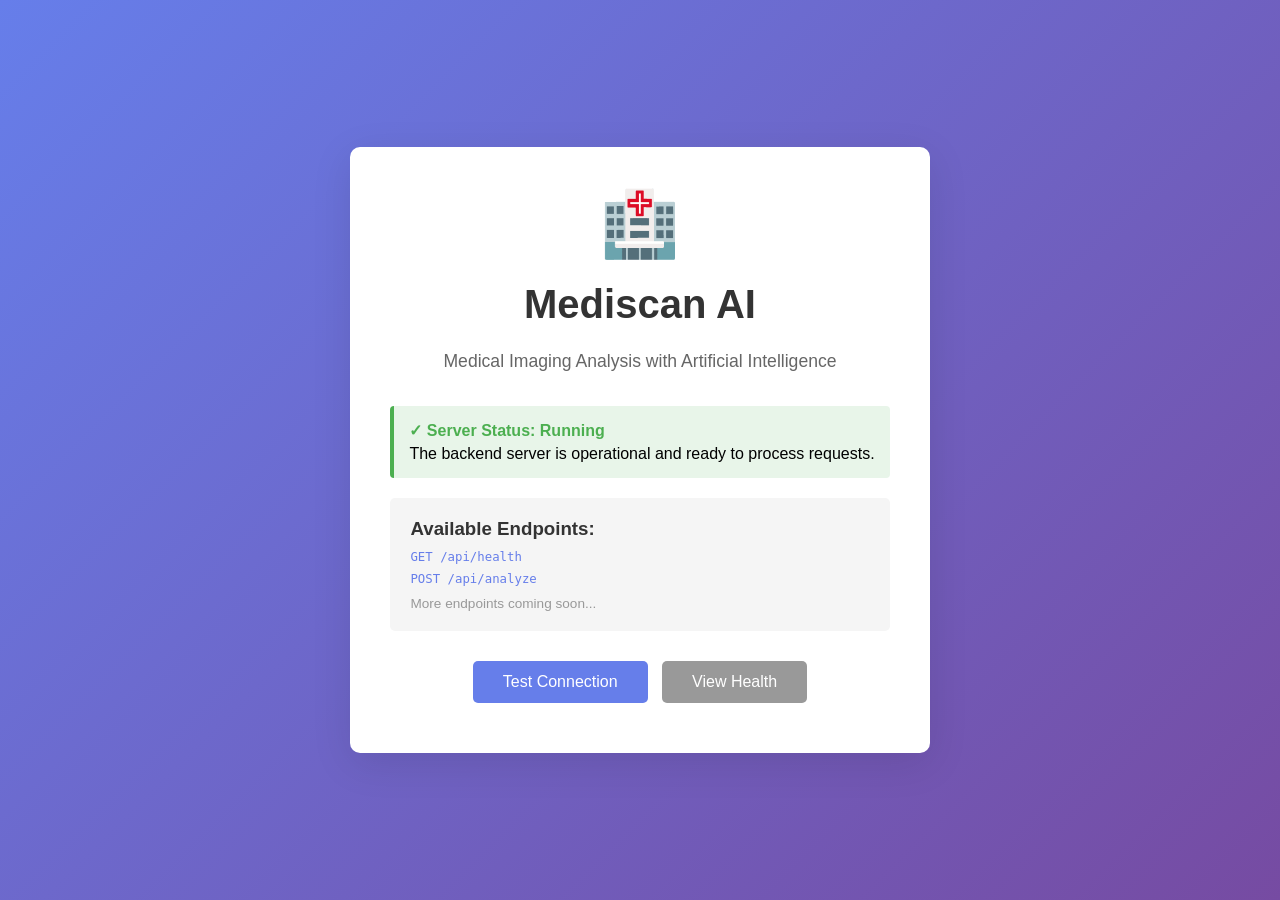
<file: pages/index.html>
<!DOCTYPE html>
<html lang="en">
<head>
    <meta charset="UTF-8">
    <meta name="viewport" content="width=device-width, initial-scale=1.0">
    <title>Mediscan AI - Medical Imaging Analysis</title>
    <style>
        * {
            margin: 0;
            padding: 0;
            box-sizing: border-box;
        }
        
        body {
            font-family: 'Segoe UI', Tahoma, Geneva, Verdana, sans-serif;
            background: linear-gradient(135deg, #667eea 0%, #764ba2 100%);
            min-height: 100vh;
            display: flex;
            align-items: center;
            justify-content: center;
        }
        
        .container {
            background: white;
            border-radius: 10px;
            box-shadow: 0 10px 40px rgba(0, 0, 0, 0.1);
            padding: 40px;
            max-width: 600px;
            text-align: center;
        }
        
        h1 {
            color: #333;
            margin-bottom: 20px;
            font-size: 2.5em;
        }
        
        .logo {
            font-size: 4em;
            margin-bottom: 20px;
        }
        
        p {
            color: #666;
            font-size: 1.1em;
            margin-bottom: 30px;
            line-height: 1.6;
        }
        
        .status {
            background: #e8f5e9;
            border-left: 4px solid #4caf50;
            padding: 15px;
            margin: 20px 0;
            text-align: left;
            border-radius: 4px;
        }
        
        .status-indicator {
            color: #4caf50;
            font-weight: bold;
            margin-bottom: 5px;
        }
        
        .endpoints {
            text-align: left;
            background: #f5f5f5;
            padding: 20px;
            border-radius: 5px;
            margin: 20px 0;
        }
        
        .endpoints h3 {
            color: #333;
            margin-bottom: 10px;
        }
        
        .endpoint {
            font-family: monospace;
            color: #667eea;
            margin: 8px 0;
            font-size: 0.95em;
        }
        
        .button {
            display: inline-block;
            background: #667eea;
            color: white;
            padding: 12px 30px;
            border: none;
            border-radius: 5px;
            font-size: 1em;
            cursor: pointer;
            transition: background 0.3s;
            text-decoration: none;
            margin: 10px 5px;
        }
        
        .button:hover {
            background: #764ba2;
        }
        
        .button.secondary {
            background: #999;
        }
        
        .button.secondary:hover {
            background: #777;
        }
    </style>
</head>
<body>
    <div class="container">
        <div class="logo">🏥</div>
        <h1>Mediscan AI</h1>
        <p>Medical Imaging Analysis with Artificial Intelligence</p>
        
        <div class="status">
            <div class="status-indicator">✓ Server Status: Running</div>
            <div>The backend server is operational and ready to process requests.</div>
        </div>
        
        <div class="endpoints">
            <h3>Available Endpoints:</h3>
            <div class="endpoint">GET /api/health</div>
            <div class="endpoint">POST /api/analyze</div>
            <div style="font-size: 0.85em; color: #999; margin-top: 10px;">More endpoints coming soon...</div>
        </div>
        
        <button class="button" onclick="testHealth()">Test Connection</button>
        <button class="button secondary" onclick="location.href='/api/health'">View Health</button>
    </div>
    
    <script>
        function testHealth() {
            fetch('/api/health')
                .then(response => response.json())
                .then(data => {
                    alert('Server Response:\n' + JSON.stringify(data, null, 2));
                })
                .catch(error => {
                    alert('Error: ' + error);
                });
        }
    </script>
</body>
</html>
</file>
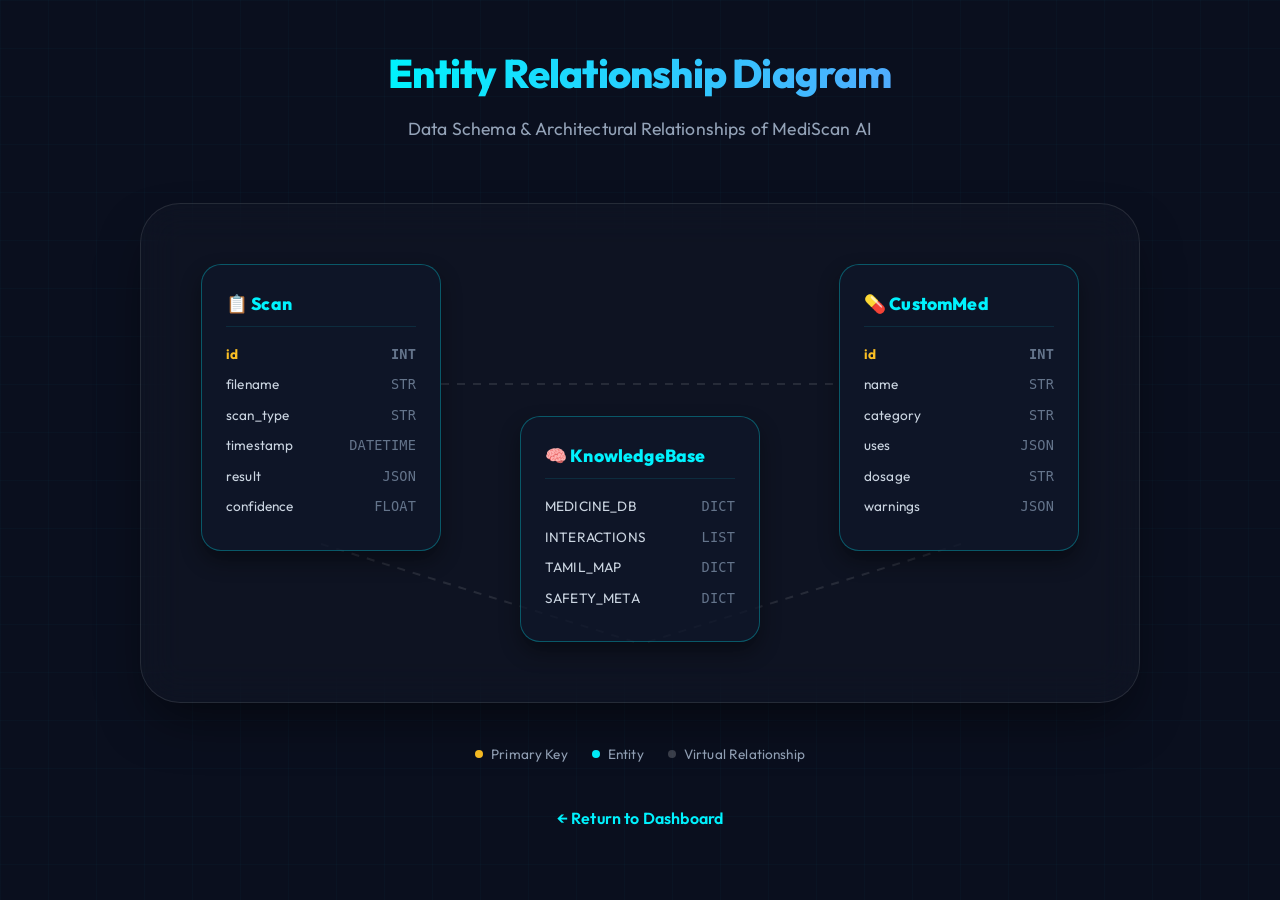
<file: er_diagram.html>
<!DOCTYPE html>
<html lang="en">
<head>
    <meta charset="UTF-8">
    <meta name="viewport" content="width=device-width, initial-scale=1.0">
    <title>ER Diagram — MediScan AI</title>
    <link rel="stylesheet" href="css/style.css">
    <link href="https://fonts.googleapis.com/css2?family=Outfit:wght@300;400;600;800&display=swap" rel="stylesheet">
    <style>
        body {
            background: #020617;
            color: #f8fafc;
            font-family: 'Outfit', sans-serif;
            margin: 0;
            padding: 40px;
            display: flex;
            flex-direction: column;
            align-items: center;
            min-height: 100vh;
        }

        .header {
            text-align: center;
            margin-bottom: 60px;
        }

        h1 {
            font-size: 2.5rem;
            font-weight: 800;
            background: linear-gradient(to right, #00f2fe, #4facfe);
            -webkit-background-clip: text;
            background-clip: text;
            -webkit-text-fill-color: transparent;
            margin-bottom: 8px;
        }

        p {
            color: #94a3b8;
            font-size: 1.1rem;
        }

        .diagram-container {
            position: relative;
            width: 100%;
            max-width: 1000px;
            background: rgba(255, 255, 255, 0.02);
            border: 1px solid rgba(255, 255, 255, 0.1);
            border-radius: 40px;
            padding: 60px;
            backdrop-filter: blur(20px);
            box-shadow: 0 25px 50px -12px rgba(0, 0, 0, 0.5);
        }

        .entity {
            background: rgba(15, 23, 42, 0.8);
            border: 1px solid rgba(0, 242, 254, 0.3);
            border-radius: 20px;
            padding: 24px;
            width: 240px;
            position: absolute;
            box-shadow: 0 10px 20px rgba(0, 0, 0, 0.4);
            transition: transform 0.3s, border-color 0.3s;
        }

        .entity:hover {
            transform: scale(1.02);
            border-color: #00f2fe;
        }

        .entity-name {
            font-weight: 800;
            color: #00f2fe;
            font-size: 1.1rem;
            margin-bottom: 16px;
            display: flex;
            align-items: center;
            gap: 8px;
            border-bottom: 1px solid rgba(0, 242, 254, 0.1);
            padding-bottom: 8px;
        }

        .attribute {
            font-size: 0.85rem;
            color: #cbd5e1;
            margin-bottom: 8px;
            display: flex;
            justify-content: space-between;
        }

        .attribute .type {
            color: #64748b;
            font-family: monospace;
        }

        .pk {
            color: #fbbf24;
            font-weight: 700;
        }

        /* Positions */
        #scan-entity { top: 60px; left: 60px; }
        #medicine-entity { top: 60px; right: 60px; }
        #internal-db-entity { bottom: 60px; left: 50%; transform: translateX(-50%); }

        svg.connector {
            position: absolute;
            top: 0;
            left: 0;
            width: 100%;
            height: 100%;
            pointer-events: none;
            z-index: -1;
        }

        line {
            stroke: rgba(255, 255, 255, 0.1);
            stroke-width: 2;
            stroke-dasharray: 8;
            animation: dash 20s linear infinite;
        }

        @keyframes dash {
            to { stroke-dashoffset: 200; }
        }

        .legend {
            margin-top: 40px;
            display: flex;
            gap: 24px;
            font-size: 0.85rem;
            color: #94a3b8;
        }

        .legend-item {
            display: flex;
            align-items: center;
            gap: 8px;
        }

        .dot { width: 8px; height: 8px; border-radius: 50%; }

        .back-link {
            margin-top: 40px;
            color: #00f2fe;
            text-decoration: none;
            font-weight: 600;
            transition: opacity 0.3s;
        }

        .back-link:hover { opacity: 0.8; }
    </style>
</head>
<body>
    <div class="header">
        <h1>Entity Relationship Diagram</h1>
        <p>Data Schema & Architectural Relationships of MediScan AI</p>
    </div>

    <div class="diagram-container" style="height: 500px;">
        <svg class="connector">
            <!-- Connectors -->
            <line x1="300" y1="180" x2="700" y2="180" />
            <line x1="180" y1="340" x2="500" y2="440" />
            <line x1="820" y1="340" x2="500" y2="440" />
        </svg>

        <!-- SCAN ENTITY -->
        <div class="entity" id="scan-entity">
            <div class="entity-name">📋 Scan</div>
            <div class="attribute pk">id <span class="type">INT</span></div>
            <div class="attribute">filename <span class="type">STR</span></div>
            <div class="attribute">scan_type <span class="type">STR</span></div>
            <div class="attribute">timestamp <span class="type">DATETIME</span></div>
            <div class="attribute">result <span class="type">JSON</span></div>
            <div class="attribute">confidence <span class="type">FLOAT</span></div>
        </div>

        <!-- MEDICINE ENTITY -->
        <div class="entity" id="medicine-entity">
            <div class="entity-name">💊 CustomMed</div>
            <div class="attribute pk">id <span class="type">INT</span></div>
            <div class="attribute">name <span class="type">STR</span></div>
            <div class="attribute">category <span class="type">STR</span></div>
            <div class="attribute">uses <span class="type">JSON</span></div>
            <div class="attribute">dosage <span class="type">STR</span></div>
            <div class="attribute">warnings <span class="type">JSON</span></div>
        </div>

        <!-- INTERNAL KNOWLEDGE -->
        <div class="entity" id="internal-db-entity">
            <div class="entity-name">🧠 KnowledgeBase</div>
            <div class="attribute">MEDICINE_DB <span class="type">DICT</span></div>
            <div class="attribute">INTERACTIONS <span class="type">LIST</span></div>
            <div class="attribute">TAMIL_MAP <span class="type">DICT</span></div>
            <div class="attribute">SAFETY_META <span class="type">DICT</span></div>
        </div>
    </div>

    <div class="legend">
        <div class="legend-item"><span class="dot" style="background: #fbbf24;"></span> Primary Key</div>
        <div class="legend-item"><span class="dot" style="background: #00f2fe;"></span> Entity</div>
        <div class="legend-item"><span class="dot" style="background: rgba(255,255,255,0.2);"></span> Virtual Relationship</div>
    </div>

    <a href="index.html" class="back-link">← Return to Dashboard</a>
</body>
</html>
</file>
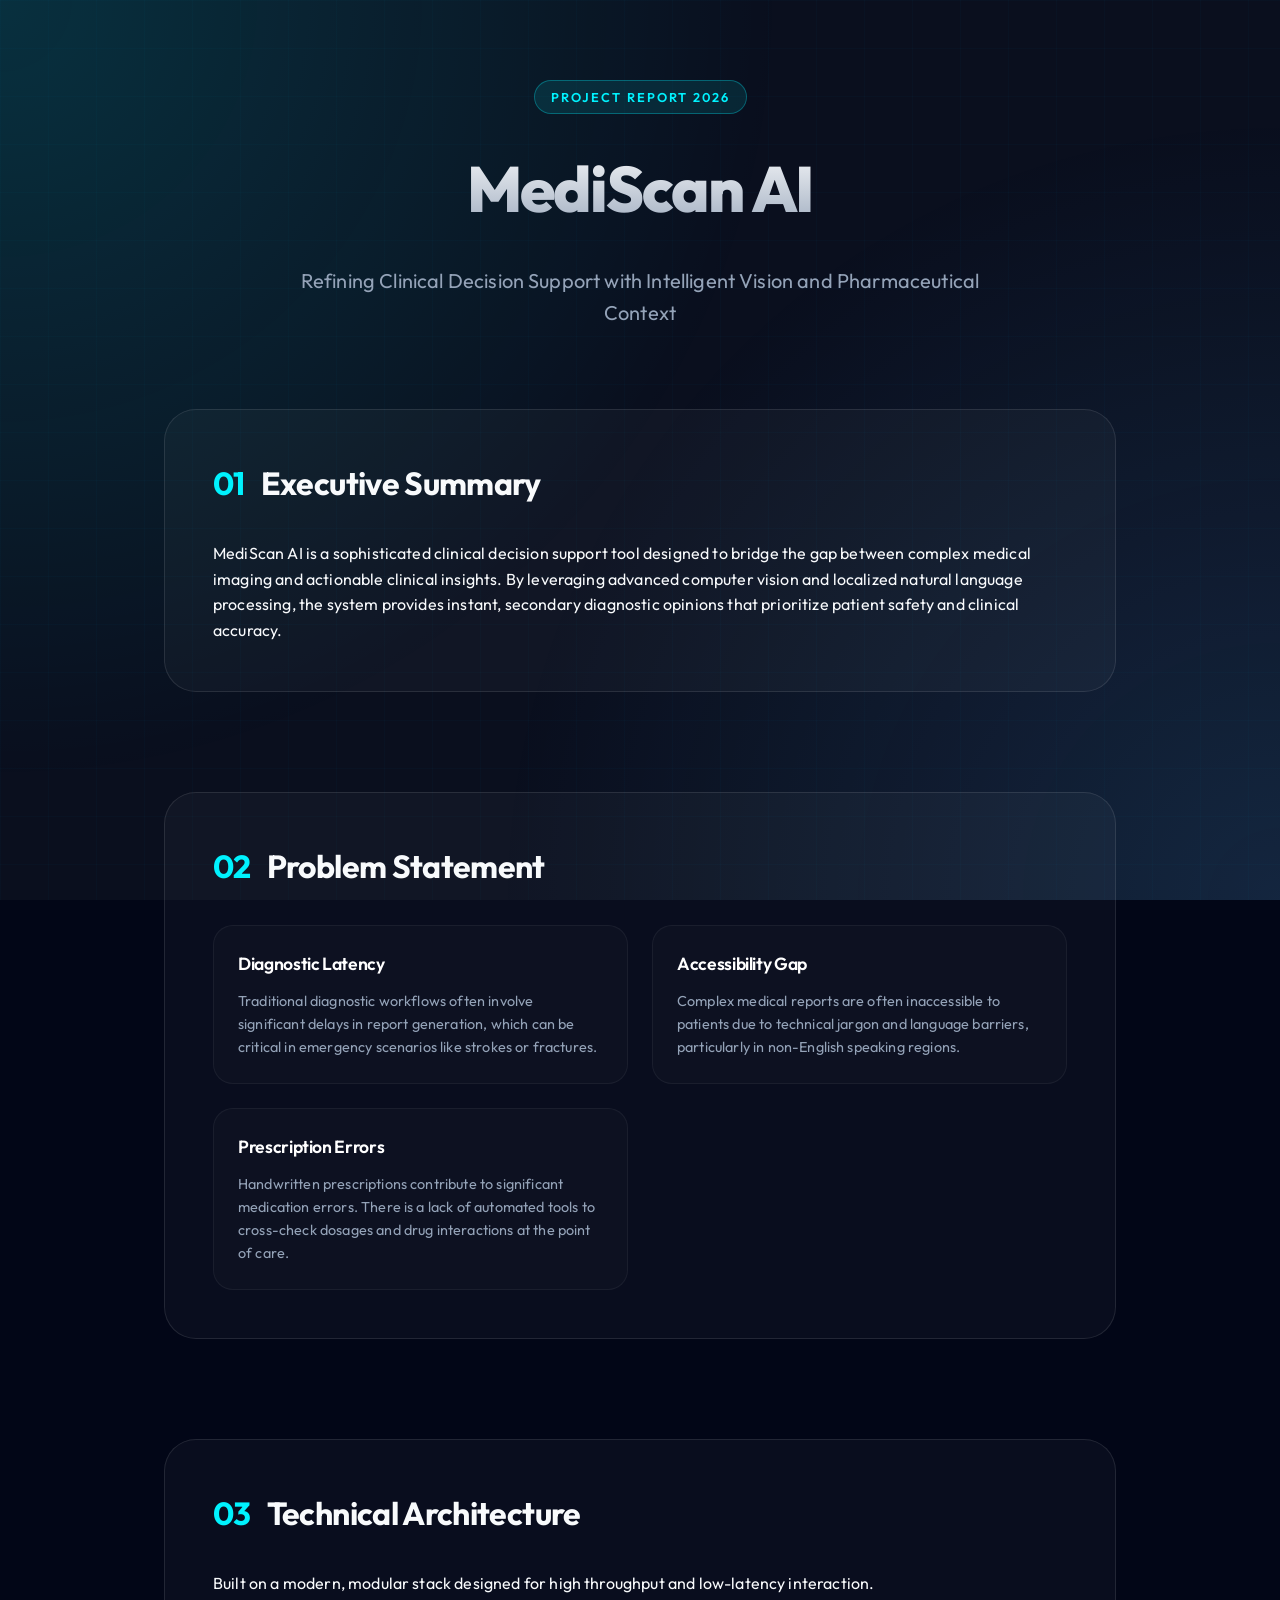
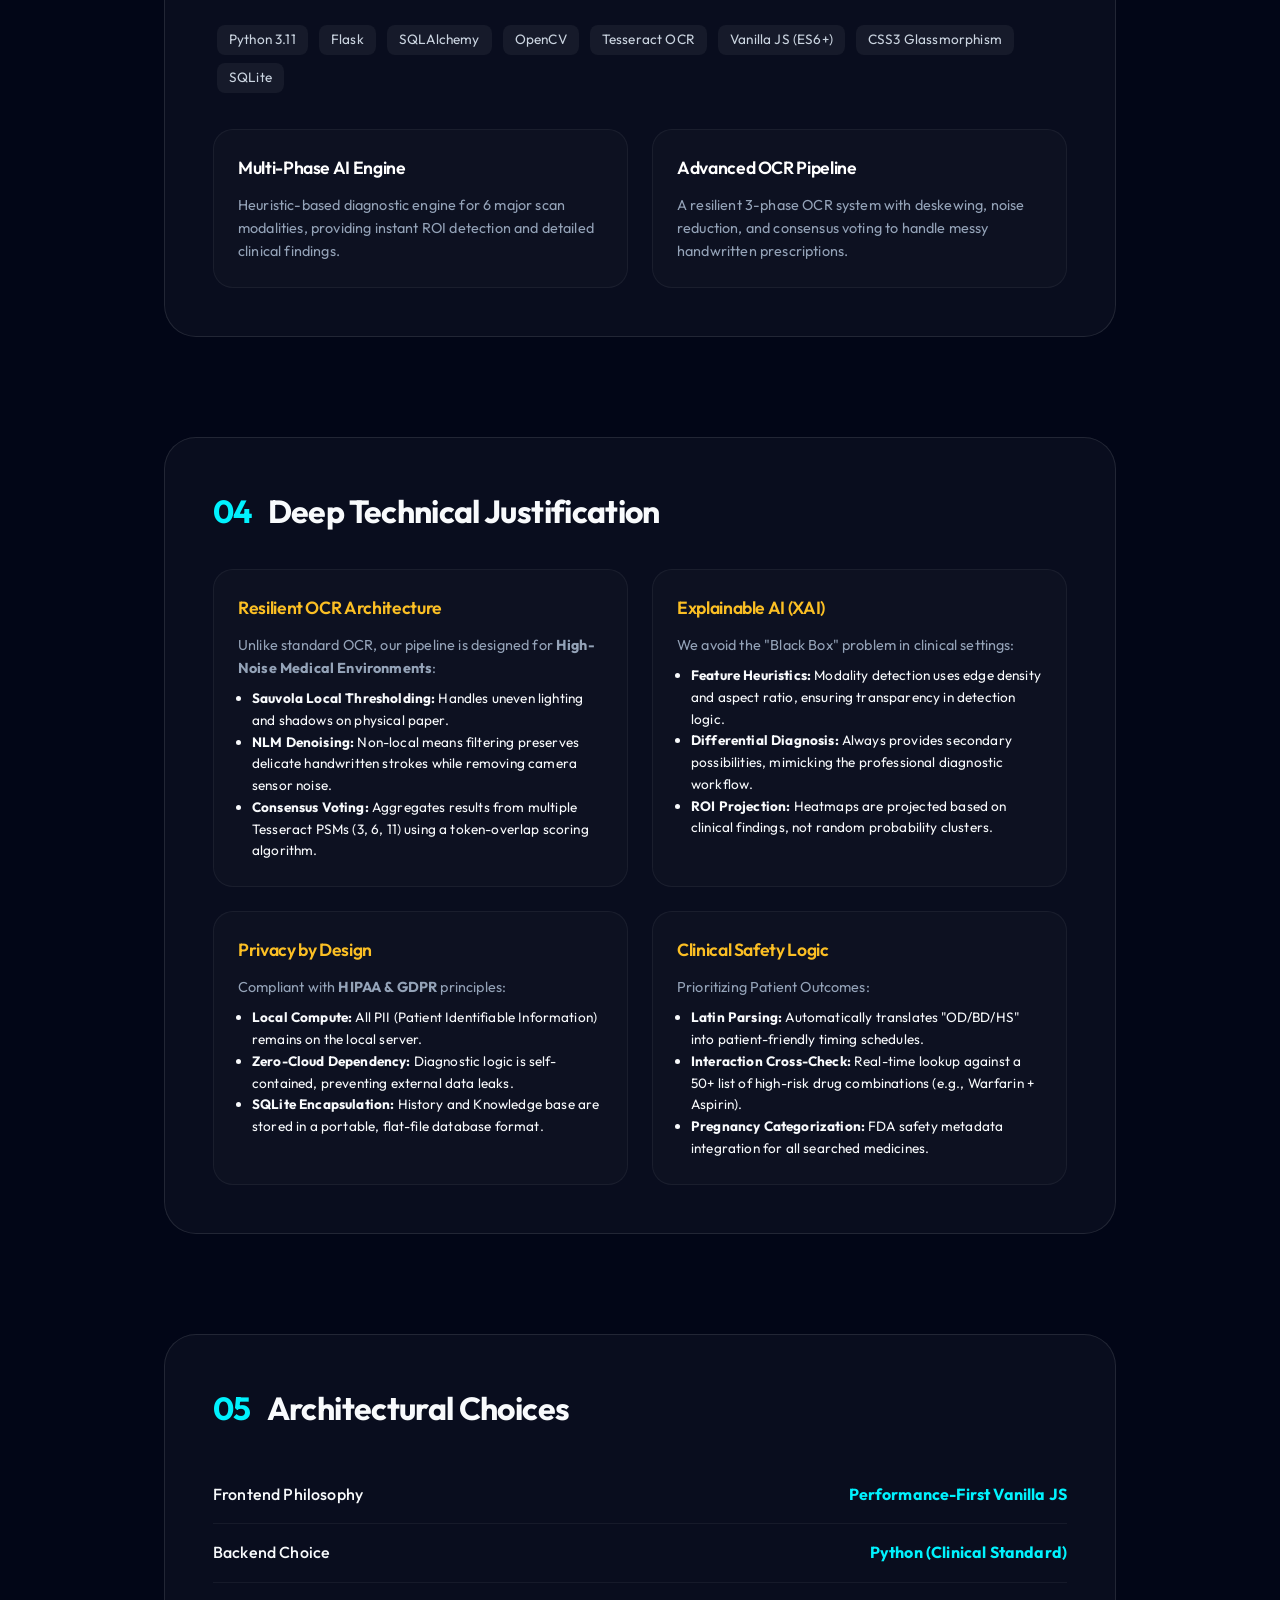
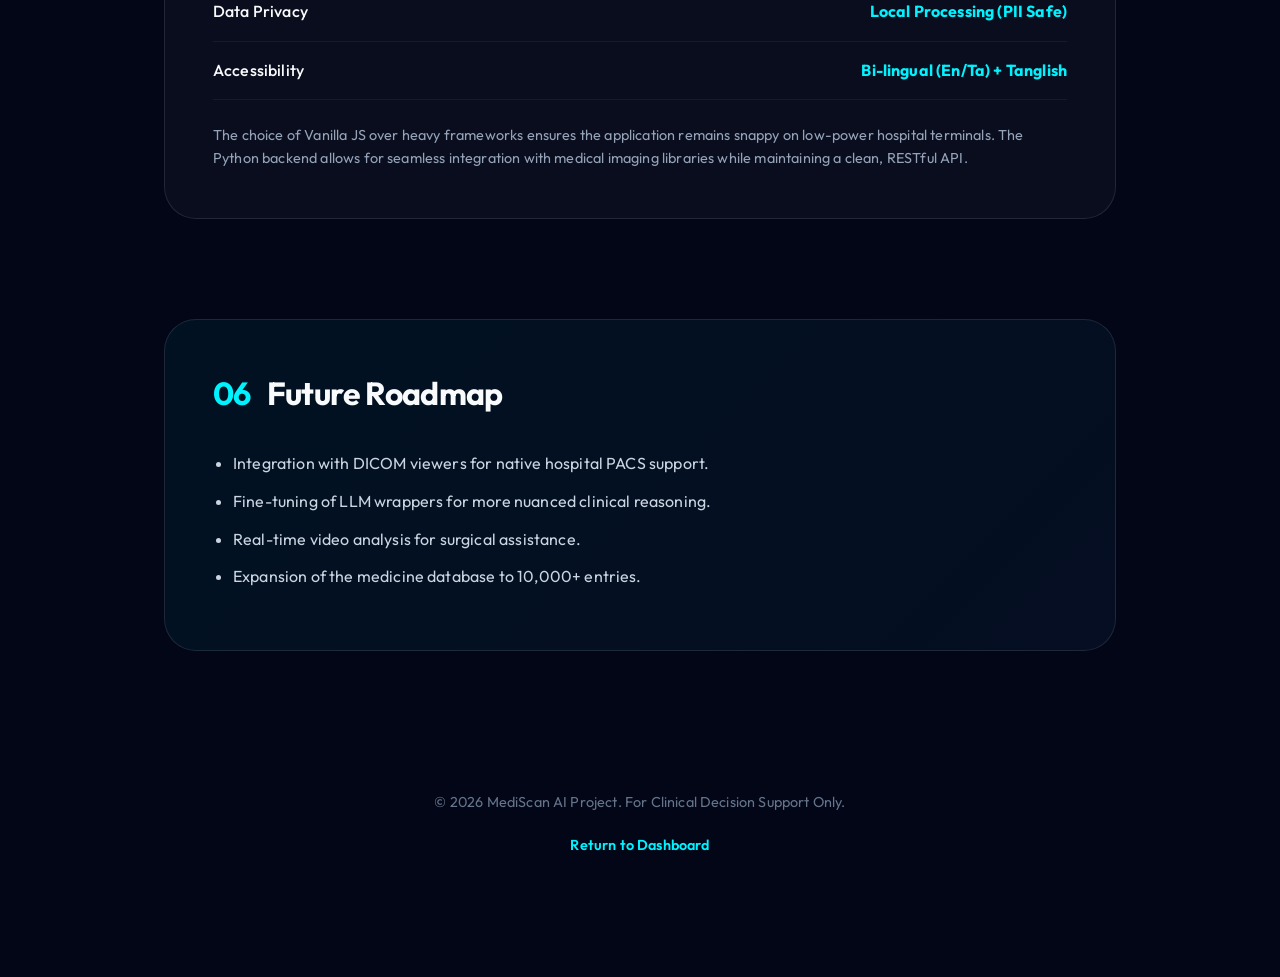
<file: project_report.html>
<!DOCTYPE html>
<html lang="en">
<head>
    <meta charset="UTF-8">
    <meta name="viewport" content="width=device-width, initial-scale=1.0">
    <title>Project Report — MediScan AI</title>
    <link rel="stylesheet" href="css/style.css">
    <link href="https://fonts.googleapis.com/css2?family=Outfit:wght@300;400;600;800&display=swap" rel="stylesheet">
    <style>
        :root {
            --glass-bg: rgba(255, 255, 255, 0.03);
            --glass-border: rgba(255, 255, 255, 0.1);
            --accent-gradient: linear-gradient(135deg, #00f2fe 0%, #4facfe 100%);
        }

        body {
            background: #020617;
            color: #f8fafc;
            font-family: 'Outfit', sans-serif;
            line-height: 1.6;
            overflow-x: hidden;
        }

        .report-container {
            max-width: 1000px;
            margin: 0 auto;
            padding: 80px 24px;
        }

        header {
            text-align: center;
            margin-bottom: 80px;
            animation: fadeInDown 1s ease-out;
        }

        .badge {
            display: inline-block;
            padding: 6px 16px;
            background: rgba(0, 242, 254, 0.1);
            border: 1px solid rgba(0, 242, 254, 0.3);
            border-radius: 50px;
            font-size: 0.8rem;
            font-weight: 600;
            color: #00f2fe;
            text-transform: uppercase;
            letter-spacing: 2px;
            margin-bottom: 24px;
        }

        h1 {
            font-size: clamp(2.5rem, 8vw, 4rem);
            font-weight: 800;
            letter-spacing: -2px;
            margin-bottom: 24px;
            background: linear-gradient(to bottom, #fff, #94a3b8);
            -webkit-background-clip: text;
            background-clip: text;
            -webkit-text-fill-color: transparent;
        }

        .lead {
            font-size: 1.25rem;
            color: #94a3b8;
            max-width: 700px;
            margin: 0 auto;
        }

        section {
            margin-bottom: 100px;
            animation: fadeInUp 0.8s ease-out both;
        }

        .glass-card {
            background: var(--glass-bg);
            border: 1px solid var(--glass-border);
            backdrop-filter: blur(20px);
            border-radius: 32px;
            padding: 48px;
            transition: transform 0.3s, border-color 0.3s;
        }

        .glass-card:hover {
            border-color: rgba(0, 242, 254, 0.3);
            transform: translateY(-5px);
        }

        h2 {
            font-size: 2rem;
            font-weight: 700;
            margin-bottom: 32px;
            display: flex;
            align-items: center;
            gap: 16px;
        }

        h2 span {
            color: #00f2fe;
        }

        .grid {
            display: grid;
            grid-template-columns: repeat(auto-fit, minmax(300px, 1fr));
            gap: 24px;
        }

        .feature-item {
            padding: 24px;
            background: rgba(255, 255, 255, 0.02);
            border-radius: 20px;
            border: 1px solid rgba(255, 255, 255, 0.05);
        }

        .feature-item h3 {
            font-size: 1.1rem;
            font-weight: 600;
            margin-bottom: 12px;
            color: #fff;
        }

        .feature-item p {
            font-size: 0.9rem;
            color: #94a3b8;
        }

        .tech-pill {
            display: inline-block;
            padding: 4px 12px;
            background: rgba(255, 255, 255, 0.05);
            border-radius: 8px;
            font-size: 0.85rem;
            color: #cbd5e1;
            margin: 4px;
        }

        .metric-row {
            display: flex;
            justify-content: space-between;
            align-items: center;
            padding: 16px 0;
            border-bottom: 1px solid rgba(255, 255, 255, 0.05);
        }

        .metric-label {
            font-weight: 500;
        }

        .metric-value {
            font-weight: 700;
            color: #00f2fe;
        }

        footer {
            text-align: center;
            padding: 40px;
            color: #64748b;
            font-size: 0.9rem;
        }

        @keyframes fadeInUp {
            from { opacity: 0; transform: translateY(40px); }
            to { opacity: 1; transform: translateY(0); }
        }

        @keyframes fadeInDown {
            from { opacity: 0; transform: translateY(-40px); }
            to { opacity: 1; transform: translateY(0); }
        }

        .mesh-gradient {
            position: fixed;
            top: 0;
            left: 0;
            width: 100%;
            height: 100%;
            z-index: -1;
            background: 
                radial-gradient(circle at 0% 0%, rgba(0, 242, 254, 0.15) 0%, transparent 50%),
                radial-gradient(circle at 100% 100%, rgba(79, 172, 254, 0.15) 0%, transparent 50%);
        }
    </style>
</head>
<body>
    <div class="mesh-gradient"></div>

    <div class="report-container">
        <header>
            <div class="badge">Project Report 2026</div>
            <h1>MediScan AI</h1>
            <p class="lead">Refining Clinical Decision Support with Intelligent Vision and Pharmaceutical Context</p>
        </header>

        <section id="executive-summary">
            <div class="glass-card">
                <h2><span>01</span> Executive Summary</h2>
                <p>
                    MediScan AI is a sophisticated clinical decision support tool designed to bridge the gap between complex medical imaging and actionable clinical insights. By leveraging advanced computer vision and localized natural language processing, the system provides instant, secondary diagnostic opinions that prioritize patient safety and clinical accuracy.
                </p>
            </div>
        </section>

        <section id="problem-statement">
            <div class="glass-card">
                <h2><span>02</span> Problem Statement</h2>
                <div class="grid">
                    <div class="feature-item">
                        <h3>Diagnostic Latency</h3>
                        <p>Traditional diagnostic workflows often involve significant delays in report generation, which can be critical in emergency scenarios like strokes or fractures.</p>
                    </div>
                    <div class="feature-item">
                        <h3>Accessibility Gap</h3>
                        <p>Complex medical reports are often inaccessible to patients due to technical jargon and language barriers, particularly in non-English speaking regions.</p>
                    </div>
                    <div class="feature-item">
                        <h3>Prescription Errors</h3>
                        <p>Handwritten prescriptions contribute to significant medication errors. There is a lack of automated tools to cross-check dosages and drug interactions at the point of care.</p>
                    </div>
                </div>
            </div>
        </section>

        <section id="tech-architecture">
            <div class="glass-card">
                <h2><span>03</span> Technical Architecture</h2>
                <p style="margin-bottom: 24px;">Built on a modern, modular stack designed for high throughput and low-latency interaction.</p>
                
                <div class="tech-stack" style="margin-bottom: 32px;">
                    <span class="tech-pill">Python 3.11</span>
                    <span class="tech-pill">Flask</span>
                    <span class="tech-pill">SQLAlchemy</span>
                    <span class="tech-pill">OpenCV</span>
                    <span class="tech-pill">Tesseract OCR</span>
                    <span class="tech-pill">Vanilla JS (ES6+)</span>
                    <span class="tech-pill">CSS3 Glassmorphism</span>
                    <span class="tech-pill">SQLite</span>
                </div>

                <div class="grid">
                    <div class="feature-item">
                        <h3>Multi-Phase AI Engine</h3>
                        <p>Heuristic-based diagnostic engine for 6 major scan modalities, providing instant ROI detection and detailed clinical findings.</p>
                    </div>
                    <div class="feature-item">
                        <h3>Advanced OCR Pipeline</h3>
                        <p>A resilient 3-phase OCR system with deskewing, noise reduction, and consensus voting to handle messy handwritten prescriptions.</p>
                    </div>
                </div>
            </div>
        </section>

        <section id="tech-justification">
            <div class="glass-card">
                <h2><span>04</span> Deep Technical Justification</h2>
                
                <div class="grid">
                    <div class="feature-item">
                        <h3 style="color: #fbbf24;">Resilient OCR Architecture</h3>
                        <p>
                            Unlike standard OCR, our pipeline is designed for <strong>High-Noise Medical Environments</strong>:
                            <ul style="margin-top: 8px; font-size: 0.85rem; padding-left: 14px;">
                                <li><strong>Sauvola Local Thresholding:</strong> Handles uneven lighting and shadows on physical paper.</li>
                                <li><strong>NLM Denoising:</strong> Non-local means filtering preserves delicate handwritten strokes while removing camera sensor noise.</li>
                                <li><strong>Consensus Voting:</strong> Aggregates results from multiple Tesseract PSMs (3, 6, 11) using a token-overlap scoring algorithm.</li>
                            </ul>
                        </p>
                    </div>
                    <div class="feature-item">
                        <h3 style="color: #fbbf24;">Explainable AI (XAI)</h3>
                        <p>
                            We avoid the "Black Box" problem in clinical settings:
                            <ul style="margin-top: 8px; font-size: 0.85rem; padding-left: 14px;">
                                <li><strong>Feature Heuristics:</strong> Modality detection uses edge density and aspect ratio, ensuring transparency in detection logic.</li>
                                <li><strong>Differential Diagnosis:</strong> Always provides secondary possibilities, mimicking the professional diagnostic workflow.</li>
                                <li><strong>ROI Projection:</strong> Heatmaps are projected based on clinical findings, not random probability clusters.</li>
                            </ul>
                        </p>
                    </div>
                </div>

                <div class="grid" style="margin-top: 24px;">
                    <div class="feature-item">
                        <h3 style="color: #fbbf24;">Privacy by Design</h3>
                        <p>
                            Compliant with <strong>HIPAA & GDPR</strong> principles:
                            <ul style="margin-top: 8px; font-size: 0.85rem; padding-left: 14px;">
                                <li><strong>Local Compute:</strong> All PII (Patient Identifiable Information) remains on the local server.</li>
                                <li><strong>Zero-Cloud Dependency:</strong> Diagnostic logic is self-contained, preventing external data leaks.</li>
                                <li><strong>SQLite Encapsulation:</strong> History and Knowledge base are stored in a portable, flat-file database format.</li>
                            </ul>
                        </p>
                    </div>
                    <div class="feature-item">
                        <h3 style="color: #fbbf24;">Clinical Safety Logic</h3>
                        <p>
                            Prioritizing Patient Outcomes:
                            <ul style="margin-top: 8px; font-size: 0.85rem; padding-left: 14px;">
                                <li><strong>Latin Parsing:</strong> Automatically translates "OD/BD/HS" into patient-friendly timing schedules.</li>
                                <li><strong>Interaction Cross-Check:</strong> Real-time lookup against a 50+ list of high-risk drug combinations (e.g., Warfarin + Aspirin).</li>
                                <li><strong>Pregnancy Categorization:</strong> FDA safety metadata integration for all searched medicines.</li>
                            </ul>
                        </p>
                    </div>
                </div>
            </div>
        </section>

        <section id="justification">
            <div class="glass-card">
                <h2><span>05</span> Architectural Choices</h2>
                <div class="metric-row">
                    <span class="metric-label">Frontend Philosophy</span>
                    <span class="metric-value">Performance-First Vanilla JS</span>
                </div>
                <div class="metric-row">
                    <span class="metric-label">Backend Choice</span>
                    <span class="metric-value">Python (Clinical Standard)</span>
                </div>
                <div class="metric-row">
                    <span class="metric-label">Data Privacy</span>
                    <span class="metric-value">Local Processing (PII Safe)</span>
                </div>
                <div class="metric-row">
                    <span class="metric-label">Accessibility</span>
                    <span class="metric-value">Bi-lingual (En/Ta) + Tanglish</span>
                </div>
                <p style="margin-top: 24px; font-size: 0.9rem; color: #94a3b8;">
                    The choice of Vanilla JS over heavy frameworks ensures the application remains snappy on low-power hospital terminals. The Python backend allows for seamless integration with medical imaging libraries while maintaining a clean, RESTful API.
                </p>
            </div>
        </section>

        <section id="impact">
            <div class="glass-card" style="background: linear-gradient(135deg, rgba(0, 242, 254, 0.05) 0%, rgba(79, 172, 254, 0.05) 100%);">
                <h2><span>06</span> Future Roadmap</h2>
                <ul style="color: #cbd5e1; padding-left: 20px;">
                    <li style="margin-bottom: 12px;">Integration with DICOM viewers for native hospital PACS support.</li>
                    <li style="margin-bottom: 12px;">Fine-tuning of LLM wrappers for more nuanced clinical reasoning.</li>
                    <li style="margin-bottom: 12px;">Real-time video analysis for surgical assistance.</li>
                    <li style="margin-bottom: 12px;">Expansion of the medicine database to 10,000+ entries.</li>
                </ul>
            </div>
        </section>

        <footer>
            <p>&copy; 2026 MediScan AI Project. For Clinical Decision Support Only.</p>
            <div style="margin-top: 20px;">
                <a href="index.html" style="color: #00f2fe; text-decoration: none; font-weight: 600;">Return to Dashboard</a>
            </div>
        </footer>
    </div>
</body>
</html>
</file>
<file: css/style.css>
@import url('https://fonts.googleapis.com/css2?family=Outfit:wght@300;400;500;600;700;800&family=Inter:wght@300;400;500;600&family=JetBrains+Mono:wght@400;500&display=swap');

:root {
  /* Clinical Neon Design System */
  --bg-deep: #0a0f1e;
  --bg-card: rgba(16, 24, 48, 0.6);
  --bg-input: rgba(255, 255, 255, 0.03);
  
  /* Primary Accents */
  --accent: #06b6d4;   /* Teal */
  --accent2: #8b5cf6;  /* Violet */
  --accent3: #10b981;  /* Emerald */
  --accent-glow: rgba(6, 182, 212, 0.3);
  --accent-vibrant: #8b5cf6;
  --accent-soft: #a78bfa;
  
  /* Semantic Colors */
  --danger: #f43f5e;
  --warning: #f59e0b;
  --success: #10b981;
  
  /* Text */
  --text: #e2e8f0;
  --text-muted: #64748b;
  
  /* Glassmorphism — Lite */
  --border: rgba(255, 255, 255, 0.06);
  --border-glow: rgba(6, 182, 212, 0.2);
  --glow: 0 0 15px rgba(6, 182, 212, 0.12);
  
  /* Shadows & Radius */
  --shadow-sm: 0 2px 6px rgba(0, 0, 0, 0.15);
  --shadow-md: 0 8px 20px -6px rgba(0, 0, 0, 0.4);
  --shadow-lg: 0 24px 48px -12px rgba(0, 0, 0, 0.5), 0 0 1px 0 rgba(255,255,255,0.06);
  --radius: 20px;
  --radius-sm: 12px;
  
  /* Mesh Gradients */
  --mesh-1: rgba(6, 182, 212, 0.06);
  --mesh-2: rgba(139, 92, 246, 0.06);
  --mesh-3: rgba(16, 185, 129, 0.04);
  
  /* Easing */
  --spring: cubic-bezier(0.34, 1.56, 0.64, 1);
  --gentle: cubic-bezier(0.165, 0.84, 0.44, 1);
}

*,
*::before,
*::after {
  margin: 0;
  padding: 0;
  box-sizing: border-box;
  -webkit-font-smoothing: antialiased;
  -moz-osx-font-smoothing: grayscale;
}

html {
  scroll-behavior: smooth;
}

body {
  font-family: 'Inter', sans-serif;
  background: var(--bg-deep);
  color: var(--text);
  min-height: 100vh;
  overflow-x: hidden;
  transition: background .4s var(--gentle), color .4s var(--gentle);
  line-height: 1.65;
  letter-spacing: 0.01em;
}

h1, h2, h3, h4, h5, h6 {
  font-family: 'Outfit', sans-serif;
  font-weight: 700;
  letter-spacing: -0.02em;
}

/* ── Light Theme Overrides ─────────────────────────────────────────────── */
body.light-theme {
  --bg-deep: #f0f4f8;
  --bg-card: rgba(255, 255, 255, 0.85);
  --bg-input: rgba(0, 0, 0, 0.04);
  --text: #0f172a;
  --text-muted: #475569;
  --border: rgba(6, 182, 212, 0.12);
  --glow: 0 0 15px rgba(6, 182, 212, 0.1);
  --shadow: 0 8px 24px rgba(0, 50, 100, 0.08);
}

body.light-theme::before {
  background:
    radial-gradient(ellipse 60% 50% at 20% 20%, rgba(0, 120, 255, .07) 0%, transparent 60%),
    radial-gradient(ellipse 50% 60% at 80% 80%, rgba(0, 200, 100, .05) 0%, transparent 60%),
    linear-gradient(135deg, #e8f0ff 0%, #dce8ff 50%, #eaf2ff 100%);
}

body.light-theme .glass {
  background: rgba(255, 255, 255, 0.75) !important;
  border-color: rgba(0, 100, 200, 0.15) !important;
}

body.light-theme nav {
  background: rgba(255, 255, 255, 0.9) !important;
  border-bottom: 1px solid rgba(0, 100, 200, .12);
}

body.light-theme .mode-tab {
  background: rgba(0, 0, 0, .04);
  color: var(--text-muted);
}

body.light-theme .mode-tab.active {
  background: var(--accent-glow);
  color: var(--text);
  border-color: var(--accent);
}

body.light-theme .scan-opt {
  background: rgba(0, 0, 0, .04);
  color: var(--text);
  border-color: rgba(0, 100, 200, .15);
}

body.light-theme .scan-opt:hover,
body.light-theme .scan-opt.selected {
  background: var(--accent-glow);
  color: var(--text);
  border-color: var(--accent);
}

body.light-theme .hero {
  background: transparent;
}

/* ── Background Decoration Layers ── */
.mesh-container {
  position: fixed;
  inset: 0;
  z-index: -3;
  pointer-events: none;
  overflow: hidden;
}

.mesh-blob {
  position: absolute;
  border-radius: 50%;
  filter: blur(80px);
  opacity: 0.5;
}

.blob-1 {
  width: 500px;
  height: 500px;
  background: var(--mesh-1);
  top: -10%;
  left: 15%;
}

.blob-2 {
  width: 450px;
  height: 450px;
  background: var(--mesh-2);
  top: 50%;
  right: 10%;
}

.blob-3 {
  width: 400px;
  height: 400px;
  background: var(--mesh-3);
  bottom: -5%;
  left: 40%;
}

.noise-overlay {
  position: fixed;
  inset: 0;
  z-index: -1;
  pointer-events: none;
  opacity: 0.03;
  background-image: url("data:image/svg+xml,%3Csvg viewBox='0 0 256 256' xmlns='http://www.w3.org/2000/svg'%3E%3Cfilter id='n'%3E%3CfeTurbulence type='fractalNoise' baseFrequency='0.9' numOctaves='4' stitchTiles='stitch'/%3E%3C/filter%3E%3Crect width='100%25' height='100%25' filter='url(%23n)'/%3E%3C/svg%3E");
}

#particleCanvas {
  position: fixed;
  top: 0;
  left: 0;
  width: 100%;
  height: 100%;
  z-index: -1;
  pointer-events: none;
}

body.light-theme #particleCanvas {
  opacity: .25;
}

/* Smooth transition for everything on theme switch */
*,
*::before,
*::after {
  transition: background-color .25s, border-color .25s, color .15s, box-shadow .25s;
}

/* ── Animated Mesh Background ── */
body::before {
  content: '';
  position: fixed;
  inset: 0;
  z-index: -2;
  background: var(--bg-deep);
}

.mesh-container {
  position: fixed;
  inset: 0;
  z-index: -1;
  overflow: hidden;
  filter: blur(60px);
  opacity: 0.5;
  pointer-events: none;
  will-change: transform, filter;
  transform: translateZ(0);
  /* Force GPU compositing */
}

.mesh-blob {
  position: absolute;
  border-radius: 50%;
  animation: mesh-move 20s infinite alternate cubic-bezier(0.175, 0.885, 0.32, 1.275);
  will-change: transform;
}

.blob-1 {
  width: 600px;
  height: 600px;
  background: var(--mesh-1);
  top: -10%;
  left: -10%;
}

.blob-2 {
  width: 500px;
  height: 500px;
  background: var(--mesh-2);
  bottom: -10%;
  right: -10%;
  animation-delay: -5s;
}

.blob-3 {
  width: 400px;
  height: 400px;
  background: var(--mesh-3);
  top: 40%;
  left: 30%;
  animation-delay: -10s;
}

@keyframes mesh-move {
  0% {
    transform: translate(0, 0) scale(1);
  }

  50% {
    transform: translate(100px, 50px) scale(1.1);
  }

  100% {
    transform: translate(-50px, 100px) scale(0.9);
  }
}

.noise-overlay {
  position: fixed;
  inset: 0;
  z-index: 0;
  opacity: 0.015;
  pointer-events: none;
  background-image: url("data:image/svg+xml,%3Csvg viewBox='0 0 200 200' xmlns='http://www.w3.org/2000/svg'%3E%3Cfilter id='noiseFilter'%3E%3CfeTurbulence type='fractalNoise' baseFrequency='0.65' numOctaves='3' stitchTiles='stitch'/%3E%3C/filter%3E%3Crect width='100%25' height='100%25' filter='url(%23noiseFilter)'/%3E%3C/svg%3E");
}

/* ── Scrollbar ── */
::-webkit-scrollbar {
  width: 8px;
}

::-webkit-scrollbar-track {
  background: transparent;
}

::-webkit-scrollbar-thumb {
  background: rgba(255, 255, 255, 0.1);
  border: 2px solid transparent;
  background-clip: padding-box;
  border-radius: 20px;
}

::-webkit-scrollbar-thumb:hover {
  background: var(--accent);
  background-clip: padding-box;
}

/* ── Glassmorphism Card 2.0 ── */
.glass {
  background: var(--bg-card);
  backdrop-filter: blur(20px) saturate(150%);
  -webkit-backdrop-filter: blur(20px) saturate(150%);
  border: 1px solid var(--border);
  border-top: 1px solid rgba(255, 255, 255, 0.1);
  border-radius: var(--radius);
  box-shadow: var(--shadow-md);
  transition: all 0.4s var(--gentle);
  position: relative;
  overflow: hidden;
}

.glass::before {
  content: '';
  position: absolute;
  top: 0;
  left: 0;
  right: 0;
  height: 1px;
  background: linear-gradient(90deg, transparent, rgba(6, 182, 212, 0.4), rgba(139, 92, 246, 0.3), transparent);
  pointer-events: none;
  z-index: 1;
}

.glass:hover {
  transform: translateY(-4px);
  border-color: var(--border-glow);
  box-shadow:
    0 20px 40px -10px rgba(0, 0, 0, 0.4),
    0 0 0 1px var(--border-glow);
}

/* ── NAV ── */
nav {
  position: sticky;
  top: 0;
  z-index: 100;
  background: rgba(10, 15, 30, 0.85);
  backdrop-filter: blur(20px) saturate(150%);
  border-bottom: 1px solid var(--border);
  padding: 0 32px;
  display: flex;
  align-items: center;
  justify-content: space-between;
  height: 64px;
  transition: all 0.3s var(--gentle);
}

.nav-brand {
  display: flex;
  align-items: center;
  gap: 16px;
  text-decoration: none;
}

.nav-logo {
  width: 42px;
  height: 42px;
  filter: drop-shadow(0 0 10px var(--accent-glow));
}

.nav-title {
  font-family: 'Outfit', sans-serif;
  font-size: 1.3rem;
  font-weight: 800;
  background: linear-gradient(135deg, var(--accent), var(--accent2));
  -webkit-background-clip: text;
  background-clip: text;
  -webkit-text-fill-color: transparent;
  letter-spacing: -0.01em;
}

.nav-subtitle {
  font-size: 0.7rem;
  color: var(--text-muted);
  display: block;
  margin-top: -2px;
  letter-spacing: 0.1em;
  text-transform: uppercase;
  font-weight: 600;
}

.nav-links {
  display: flex;
  gap: 8px;
}

.nav-link {
  color: var(--text-muted);
  text-decoration: none;
  padding: 8px 16px;
  border-radius: var(--radius-sm);
  font-size: 0.85rem;
  font-weight: 500;
  transition: all 0.2s;
}

.nav-link:hover,
.nav-link.active {
  color: var(--accent);
  background: rgba(0, 242, 254, 0.08);
}

.nav-actions {
  display: flex;
  align-items: center;
  gap: 16px;
}

.status-text {
  font-size: 0.75rem;
  color: var(--text-muted);
  font-weight: 500;
  letter-spacing: 0.3px;
}

.btn-toggle {
  background: rgba(0, 242, 254, 0.08);
  border: 1px solid rgba(0, 242, 254, 0.2);
  color: var(--accent);
  padding: 6px 12px;
  border-radius: 20px;
  font-size: 0.8rem;
  font-weight: 700;
  cursor: pointer;
  transition: all 0.4s var(--spring);
  letter-spacing: 0.5px;
  display: flex;
  align-items: center;
  justify-content: center;
  min-width: 40px;
}

.btn-toggle:hover {
  background: rgba(0, 242, 254, 0.15);
  border-color: var(--accent);
  transform: translateY(-1px);
  box-shadow: 0 0 15px rgba(0, 242, 254, 0.2);
}

.btn-toggle:active {
  transform: scale(0.9);
}

.status-dot {
  width: 8px;
  height: 8px;
  border-radius: 50%;
  background: var(--success);
  display: inline-block;
  animation: pulse-dot 2s infinite;
}

@keyframes pulse-dot {

  0%,
  100% {
    opacity: 1;
  }

  50% {
    opacity: 0.4;
  }
}

/* ── Hero ── */
.hero {
  text-align: center;
  padding: 48px 24px 32px;
  position: relative;
}

.hero-badge {
  display: inline-flex;
  align-items: center;
  gap: 8px;
  background: rgba(0, 200, 255, 0.08);
  border: 1px solid rgba(0, 200, 255, 0.2);
  border-radius: 50px;
  padding: 6px 16px;
  font-size: 0.78rem;
  color: var(--accent);
  margin-bottom: 20px;
  font-weight: 500;
  letter-spacing: 0.5px;
}

.hero h1 {
  font-size: clamp(2rem, 4.5vw, 3.5rem);
  font-weight: 800;
  line-height: 1.15;
  letter-spacing: -1px;
  margin-bottom: 16px;
}

.hero h1 span {
  background: linear-gradient(135deg, var(--accent), var(--accent2), var(--accent3));
  -webkit-background-clip: text;
  background-clip: text;
  -webkit-text-fill-color: transparent;
}

.hero p {
  color: var(--text-muted);
  font-size: 1.1rem;
  max-width: 700px;
  margin: 0 auto 40px;
  line-height: 1.8;
  text-wrap: balance;
}

.hero-stats {
  display: flex;
  justify-content: center;
  gap: 32px;
  flex-wrap: wrap;
}

.stat {
  text-align: center;
}

.stat-val {
  font-size: 1.5rem;
  font-weight: 800;
  color: var(--accent);
  display: block;
}

.stat-label {
  font-size: 0.72rem;
  color: var(--text-muted);
  text-transform: uppercase;
  letter-spacing: 0.5px;
}

/* Heartbeat line */
.heartbeat {
  width: 100%;
  height: 40px;
  overflow: hidden;
  margin: 16px 0 4px;
  opacity: 0.5;
}

.heartbeat svg {
  animation: scroll-beat 4s linear infinite;
}

@keyframes scroll-beat {
  from {
    transform: translateX(0);
  }

  to {
    transform: translateX(-50%);
  }
}

/* ── Mode Tabs ── */
.mode-tabs {
  display: flex;
  justify-content: center;
  gap: 8px;
  padding: 0 24px 24px;
  flex-wrap: wrap;
}

.mode-tab {
  display: flex;
  align-items: center;
  gap: 8px;
  padding: 10px 22px;
  border-radius: 50px;
  border: 1px solid var(--border);
  background: var(--bg-input);
  color: var(--text-muted);
  font-size: 0.88rem;
  font-weight: 600;
  cursor: pointer;
  transition: all 0.25s;
  font-family: inherit;
}

.mode-tab:hover {
  border-color: var(--accent);
  color: var(--accent);
}

.mode-tab.active {
  background: linear-gradient(135deg, var(--accent), var(--accent2));
  border-color: transparent;
  color: #fff;
  box-shadow: 0 4px 16px rgba(6, 182, 212, 0.25);
}

.mode-tab .tab-icon {
  font-size: 1.1rem;
}

/* ── Layout ── */
.main-layout {
  display: grid;
  grid-template-columns: 1fr 320px;
  gap: 32px;
  padding: 0 32px 64px;
  max-width: 1200px;
  margin: 0 auto;
}

@media(max-width:900px) {
  .main-layout {
    grid-template-columns: 1fr;
  }
}

/* ── Upload Panel ── */
.upload-panel {
  padding: 28px;
}

.panel-title {
  font-size: 1.1rem;
  font-weight: 700;
  margin-bottom: 4px;
  display: flex;
  align-items: center;
  gap: 8px;
}

.panel-sub {
  font-size: 0.82rem;
  color: var(--text-muted);
  margin-bottom: 20px;
}

.drop-zone {
  border: 2px dashed var(--border);
  border-radius: var(--radius);
  padding: 48px 24px;
  text-align: center;
  cursor: pointer;
  transition: all 0.25s;
  position: relative;
  background: rgba(0, 200, 255, 0.02);
}

.drop-zone:hover,
.drop-zone.dragging {
  border-color: var(--accent);
  background: rgba(0, 200, 255, 0.06);
  box-shadow: var(--glow);
}

.drop-icon {
  font-size: 3rem;
  margin-bottom: 12px;
  display: block;
}

.drop-title {
  font-weight: 600;
  margin-bottom: 6px;
}

.drop-sub {
  font-size: 0.82rem;
  color: var(--text-muted);
}

#fileInput {
  display: none;
}

.preview-container {
  position: relative;
  width: 100%;
  border-radius: var(--radius-sm);
  overflow: hidden;
  margin-top: 12px;
  display: none;
}

.preview-img {
  width: 100%;
  display: block;
}

.scan-beam {
  position: absolute;
  top: 0;
  left: 0;
  width: 100%;
  height: 2px;
  background: linear-gradient(90deg, transparent, var(--accent), var(--accent2), transparent);
  box-shadow:
    0 0 20px var(--accent),
    0 0 40px var(--accent-glow);
  z-index: 10;
  display: none;
  animation: scan-move 3s infinite cubic-bezier(0.4, 0, 0.2, 1);
  will-change: top;
}

@keyframes scan-move {
  0% {
    top: -2%;
    opacity: 0;
  }

  15% {
    opacity: 1;
  }

  85% {
    opacity: 1;
  }

  100% {
    top: 102%;
    opacity: 0;
  }
}

.scan-selector {
  display: grid;
  grid-template-columns: repeat(auto-fill, minmax(130px, 1fr));
  gap: 12px;
  margin-bottom: 24px;
}

.scan-opt {
  padding: 10px 8px;
  border-radius: var(--radius-sm);
  border: 1px solid transparent;
  background: var(--bg-input);
  cursor: pointer;
  text-align: center;
  transition: all 0.4s cubic-bezier(0.175, 0.885, 0.32, 1.275);
  font-size: 0.8rem;
  color: var(--text-muted);
}

.scan-opt:hover {
  border-color: var(--accent);
  color: var(--accent);
}

.scan-opt.selected {
  background: rgba(0, 200, 255, 0.12);
  border-color: var(--accent);
  color: var(--accent);
}

.scan-opt .opt-icon {
  font-size: 1.4rem;
  display: block;
  margin-bottom: 4px;
}

.btn {
  display: inline-flex;
  align-items: center;
  gap: 10px;
  padding: 14px 28px;
  border-radius: var(--radius-sm);
  font-family: 'Outfit', sans-serif;
  font-weight: 600;
  font-size: 0.95rem;
  cursor: pointer;
  transition: all 0.4s var(--spring);
  border: 1px solid transparent;
  white-space: nowrap;
  position: relative;
  overflow: hidden;
}

.btn-primary {
  background: linear-gradient(135deg, var(--accent), var(--accent2));
  color: #fff;
  box-shadow: 0 6px 20px -4px rgba(6, 182, 212, 0.35);
}

.btn-primary:hover {
  transform: translateY(-2px);
  box-shadow: 0 8px 24px rgba(6, 182, 212, 0.3);
}

.btn-primary:disabled {
  opacity: 0.5;
  cursor: not-allowed;
  transform: none;
}

.btn-outline {
  background: transparent;
  border: 1px solid var(--border);
  color: var(--text-muted);
}

.btn-outline:hover {
  border-color: var(--accent);
  color: var(--accent);
}

.btn-danger {
  background: rgba(255, 77, 109, 0.15);
  border: 1px solid var(--danger);
  color: var(--danger);
}

.btn-danger:hover {
  background: rgba(255, 77, 109, 0.25);
}

.btn-sm {
  padding: 7px 16px;
  font-size: 0.8rem;
}

/* Loading */
.loading-bar {
  height: 3px;
  background: linear-gradient(90deg, var(--accent2), var(--accent), var(--accent3));
  border-radius: 3px;
  animation: loading 1.5s ease infinite;
  display: none;
  margin: 12px 0;
}

@keyframes loading {
  0% {
    width: 0;
    opacity: 1;
  }

  80% {
    width: 100%;
    opacity: 1;
  }

  100% {
    width: 100%;
    opacity: 0;
  }
}

/* ── Skeleton Loaders ── */
.skeleton {
  background: linear-gradient(90deg,
      var(--bg-input) 25%,
      rgba(255, 255, 255, 0.08) 50%,
      var(--bg-input) 75%);
  background-size: 200% 100%;
  animation: skeleton-wave 1.5s infinite linear;
  border-radius: var(--radius-sm);
  display: block;
}

@keyframes skeleton-wave {
  0% {
    background-position: 200% 0;
  }

  100% {
    background-position: -200% 0;
  }
}

.skeleton-text {
  height: 1em;
  margin-bottom: 0.5em;
  width: 100%;
}

.skeleton-title {
  height: 1.5em;
  width: 60%;
  margin-bottom: 1em;
}

.skeleton-img {
  height: 200px;
  width: 100%;
  margin-bottom: 1em;
}

/* ── Reveal Animations (CSS-only, no JS dependency) ── */
.reveal {
  /* Content always visible — animation is purely cosmetic */
  animation: fadeUpIn 0.8s cubic-bezier(0.2, 0.8, 0.2, 1) both;
}

.stagger-1 {
  animation-delay: 0.1s;
}

.stagger-2 {
  animation-delay: 0.2s;
}

/* ── Results Panel ── */
.results-panel {
  padding: 24px;
  display: none;
}

.results-panel.visible {
  display: block;
}

.result-header {
  display: flex;
  align-items: center;
  justify-content: space-between;
  margin-bottom: 20px;
  flex-wrap: wrap;
  gap: 8px;
}

.scan-badge {
  display: inline-flex;
  align-items: center;
  gap: 6px;
  padding: 5px 14px;
  border-radius: 50px;
  background: rgba(0, 200, 255, 0.1);
  border: 1px solid var(--accent);
  font-size: 0.8rem;
  font-weight: 600;
  color: var(--accent);
}

.severity-badge {
  padding: 5px 14px;
  border-radius: 50px;
  font-size: 0.8rem;
  font-weight: 700;
}

.sev-normal {
  background: rgba(6, 214, 160, 0.15);
  color: var(--success);
  border: 1px solid var(--success);
}

.sev-moderate {
  background: rgba(255, 209, 102, 0.15);
  color: var(--warning);
  border: 1px solid var(--warning);
}

.sev-high,
.sev-critical {
  background: rgba(255, 77, 109, 0.15);
  color: var(--danger);
  border: 1px solid var(--danger);
}

.confidence-section {
  margin-bottom: 20px;
}

.confidence-label {
  display: flex;
  justify-content: space-between;
  font-size: 0.82rem;
  color: var(--text-muted);
  margin-bottom: 6px;
}

.confidence-val {
  font-weight: 700;
  color: var(--accent);
}

.confidence-bar {
  height: 8px;
  background: rgba(255, 255, 255, 0.06);
  border-radius: 4px;
  overflow: hidden;
}

.confidence-fill {
  height: 100%;
  border-radius: 4px;
  background: linear-gradient(90deg, var(--accent2), var(--accent), var(--accent3));
  transition: width 1.2s ease;
  width: 0;
}

.findings-list {
  list-style: none;
  margin-bottom: 20px;
  display: flex;
  flex-direction: column;
  gap: 8px;
}

.finding-item {
  display: flex;
  gap: 10px;
  align-items: flex-start;
  background: var(--bg-input);
  border: 1px solid var(--border);
  padding: 10px 14px;
  border-radius: var(--radius-sm);
  font-size: 0.85rem;
  line-height: 1.5;
}

.finding-dot {
  width: 8px;
  height: 8px;
  border-radius: 50%;
  background: var(--accent);
  flex-shrink: 0;
  margin-top: 4px;
}

.report-box {
  background: rgba(0, 0, 0, 0.3);
  border: 1px solid var(--border);
  border-radius: var(--radius-sm);
  padding: 14px;
  font-size: 0.84rem;
  line-height: 1.7;
  color: #c8d8f0;
  font-family: 'JetBrains Mono', monospace;
  white-space: pre-wrap;
  margin-bottom: 16px;
}

.reco-list {
  display: flex;
  flex-direction: column;
  gap: 6px;
  margin-bottom: 16px;
}

.reco-item {
  display: flex;
  gap: 8px;
  font-size: 0.82rem;
  color: var(--text-muted);
}

.reco-num {
  color: var(--accent);
  font-weight: 700;
  min-width: 20px;
}

.translate-btn {
  display: flex;
  align-items: center;
  gap: 8px;
}

.tamil-box {
  display: none;
  background: rgba(0, 255, 163, 0.05);
  border: 1px solid rgba(0, 255, 163, 0.2);
  border-radius: var(--radius-sm);
  padding: 14px;
  font-size: 0.84rem;
  line-height: 1.7;
  color: var(--accent3);
  margin-top: 12px;
}

.tanglish-box {
  display: none;
  background: rgba(255, 209, 102, 0.05);
  border: 1px solid rgba(255, 209, 102, 0.2);
  border-radius: var(--radius-sm);
  padding: 14px;
  font-size: 0.84rem;
  line-height: 1.7;
  color: var(--warning);
  margin-top: 12px;
}

/* ── Prescription Panel ── */
.rx-panel {
  padding: 24px;
}

.rx-tabs-inner {
  display: flex;
  gap: 8px;
  margin-bottom: 20px;
}

.rx-tab {
  padding: 8px 18px;
  border-radius: 50px;
  border: 1px solid var(--border);
  background: transparent;
  color: var(--text-muted);
  cursor: pointer;
  font-size: 0.83rem;
  font-weight: 600;
  font-family: inherit;
  transition: all 0.2s;
}

.rx-tab.active {
  background: linear-gradient(135deg, rgba(0, 119, 255, 0.3), rgba(0, 200, 255, 0.3));
  border-color: var(--accent);
  color: var(--accent);
}

.rx-textarea {
  width: 100%;
  height: 140px;
  background: var(--bg-input);
  border: 1px solid var(--border);
  border-radius: var(--radius-sm);
  padding: 14px;
  color: var(--text);
  font-family: 'JetBrains Mono', monospace;
  font-size: 0.84rem;
  resize: vertical;
  outline: none;
}

.rx-textarea:focus {
  border-color: var(--accent);
}

.medicine-card {
  background: var(--bg-input);
  border: 1px solid var(--border);
  border-radius: var(--radius-sm);
  padding: 14px 16px;
  margin-bottom: 10px;
  transition: border-color 0.2s;
}

.medicine-card:hover {
  border-color: var(--accent);
}

.med-name {
  font-weight: 700;
  font-size: 0.95rem;
  color: var(--accent);
  margin-bottom: 4px;
}

.med-category {
  font-size: 0.75rem;
  color: var(--text-muted);
  margin-bottom: 8px;
}

.med-detail {
  font-size: 0.82rem;
  color: #b8cce4;
  line-height: 1.6;
}

.med-detail strong {
  color: var(--text);
}

.med-warnings {
  display: flex;
  flex-wrap: wrap;
  gap: 4px;
  margin-top: 8px;
}

.warn-tag {
  padding: 2px 8px;
  border-radius: 50px;
  background: rgba(255, 77, 109, 0.1);
  border: 1px solid rgba(255, 77, 109, 0.3);
  font-size: 0.72rem;
  color: var(--danger);
}

.interaction-alert {
  border-radius: var(--radius-sm);
  padding: 12px 14px;
  margin-top: 12px;
  font-size: 0.84rem;
  line-height: 1.5;
}

.int-critical {
  background: rgba(255, 0, 60, 0.1);
  border: 1px solid rgba(255, 0, 60, 0.4);
  color: #ff6b8a;
}

.int-high {
  background: rgba(255, 100, 0, 0.1);
  border: 1px solid rgba(255, 100, 0, 0.3);
  color: #ffb347;
}

.int-moderate {
  background: rgba(255, 200, 0, 0.1);
  border: 1px solid rgba(255, 200, 0, 0.3);
  color: #ffd166;
}

.int-label {
  font-weight: 800;
  margin-right: 6px;
}

/* ── Medicine Search ── */
.search-panel {
  padding: 24px;
}

.search-bar {
  display: flex;
  gap: 10px;
  margin-bottom: 20px;
}

.search-input {
  flex: 1;
  background: var(--bg-input);
  border: 1px solid var(--border);
  border-radius: 50px;
  padding: 12px 20px;
  color: var(--text);
  font-family: inherit;
  font-size: 0.9rem;
  outline: none;
  transition: border-color 0.2s;
}

.search-input:focus {
  border-color: var(--accent);
}

.search-results {
  display: flex;
  flex-direction: column;
  gap: 10px;
}

/* ── RIGHT SIDEBAR ── */
.sidebar {
  display: flex;
  flex-direction: column;
  gap: 16px;
}

.quality-panel {
  padding: 20px;
}

.quality-title {
  font-size: 0.9rem;
  font-weight: 700;
  margin-bottom: 16px;
  display: flex;
  align-items: center;
  gap: 8px;
}

.quality-metric {
  margin-bottom: 12px;
}

.quality-metric label {
  display: flex;
  justify-content: space-between;
  font-size: 0.78rem;
  color: var(--text-muted);
  margin-bottom: 4px;
}

.quality-bar {
  height: 5px;
  background: rgba(255, 255, 255, 0.06);
  border-radius: 3px;
  overflow: hidden;
}

.quality-bar-fill {
  height: 100%;
  border-radius: 3px;
  background: linear-gradient(90deg, var(--accent2), var(--accent3));
  transition: width 1s ease;
}

.quality-issue {
  font-size: 0.78rem;
  color: var(--warning);
  margin-top: 4px;
}

/* ── Section titles ── */
.section-title {
  font-size: 0.78rem;
  text-transform: uppercase;
  letter-spacing: 1px;
  color: var(--text-muted);
  margin-bottom: 10px;
  font-weight: 600;
}

.divider {
  height: 1px;
  background: var(--border);
  margin: 16px 0;
}

.empty-state {
  text-align: center;
  padding: 32px;
  color: var(--text-muted);
  font-size: 0.88rem;
}

.empty-icon {
  font-size: 2.5rem;
  margin-bottom: 12px;
  display: block;
  opacity: 0.4;
}

/* ── History Page ── */
.history-page {
  max-width: 1100px;
  margin: 0 auto;
  padding: 32px 24px;
}

.history-head {
  display: flex;
  align-items: center;
  justify-content: space-between;
  margin-bottom: 28px;
  flex-wrap: wrap;
  gap: 12px;
}

.history-head h1 {
  font-size: 1.6rem;
  font-weight: 800;
}

.history-table-wrap {
  overflow-x: auto;
}

table {
  width: 100%;
  border-collapse: collapse;
  font-size: 0.85rem;
}

th {
  text-align: left;
  padding: 12px 16px;
  color: var(--text-muted);
  font-weight: 600;
  font-size: 0.75rem;
  text-transform: uppercase;
  letter-spacing: 0.5px;
  border-bottom: 1px solid var(--border);
}

td {
  padding: 14px 16px;
  border-bottom: 1px solid rgba(255, 255, 255, 0.04);
  vertical-align: top;
}

tr:hover td {
  background: rgba(255, 255, 255, 0.02);
}

.badge {
  display: inline-block;
  padding: 3px 10px;
  border-radius: 50px;
  font-size: 0.72rem;
  font-weight: 700;
}

.badge-scan {
  background: rgba(0, 200, 255, 0.1);
  color: var(--accent);
  border: 1px solid rgba(0, 200, 255, 0.2);
}

.badge-rx {
  background: rgba(0, 255, 163, 0.1);
  color: var(--accent3);
  border: 1px solid rgba(0, 255, 163, 0.2);
}

.conf-cell {
  font-family: 'JetBrains Mono', monospace;
  color: var(--accent3);
  font-weight: 600;
}

/* ── Utilities ── */
.flex-center {
  display: flex;
  align-items: center;
  justify-content: center;
}

.gap-8 {
  gap: 8px;
}

.mt-8 {
  margin-top: 8px;
}

.mt-16 {
  margin-top: 16px;
}

.w-full {
  width: 100%;
}

.hidden {
  display: none !important;
}

.text-muted {
  color: var(--text-muted);
}

.text-accent {
  color: var(--accent);
}

.text-success {
  color: var(--success);
}

.text-danger {
  color: var(--danger);
}

.font-mono {
  font-family: 'JetBrains Mono', monospace;
}

/* grid 2 cols */
.grid-2 {
  display: grid;
  grid-template-columns: 1fr 1fr;
  gap: 12px;
}

@media(max-width:600px) {
  .grid-2 {
    grid-template-columns: 1fr;
  }
}

/* Animations */
.fade-in {
  animation: fadeIn 0.4s ease;
}

@keyframes fadeIn {
  from {
    opacity: 0;
    transform: translateY(8px);
  }

  to {
    opacity: 1;
    transform: translateY(0);
  }
}

.spin {
  animation: spin 1s linear infinite;
}

@keyframes spin {
  to {
    transform: rotate(360deg);
  }
}

/* ── Upgrade Utilities ── */
.stat-suffix {
  font-size: 1.1rem;
  font-weight: 700;
  color: var(--text-muted);
  display: inline;
}

@media print {

  nav,
  .mode-tabs,
  .upload-panel,
  .sidebar,
  #qualityPanel,
  .btn-primary,
  .btn-outline,
  #translateBtn,
  canvas {
    display: none !important;
  }

  body {
    background: #fff;
    color: #111;
  }

  .results-panel {
    display: block !important;
    border: none;
    box-shadow: none;
  }

  .report-box {
    background: #f9f9f9;
    border: 1px solid #ccc;
    color: #111;
  }
}

/* ── Scan Angle Toolbar ───────────────────────────────────────────────── */
.angle-toolbar {
  padding: 16px 20px;
  margin-top: 16px;
  border-radius: 12px;
  background: rgba(0, 136, 255, .05);
  border: 1px solid rgba(0, 200, 255, .18);
}

.angle-presets {
  display: flex;
  gap: 8px;
  margin-bottom: 12px;
  flex-wrap: wrap;
}

.angle-btn {
  background: rgba(255, 255, 255, .07);
  border: 1px solid rgba(0, 200, 255, .25);
  color: var(--text-muted);
  padding: 6px 16px;
  border-radius: 8px;
  cursor: pointer;
  font-size: .85rem;
  font-weight: 600;
  transition: all .2s;
}

.angle-btn:hover {
  background: rgba(0, 200, 255, .15);
  color: var(--accent);
}

.angle-btn.active {
  background: var(--primary);
  color: #fff;
  border-color: var(--primary);
}

.angle-slider-row {
  display: flex;
  align-items: center;
  gap: 10px;
  margin-bottom: 4px;
}

.angle-slider-label {
  font-size: .8rem;
  color: var(--text-muted);
  white-space: nowrap;
}

.angle-slider {
  flex: 1;
  accent-color: var(--primary);
  height: 4px;
  cursor: pointer;
}

.angle-badge {
  background: var(--primary);
  color: #fff;
  border-radius: 6px;
  padding: 2px 10px;
  font-size: .82rem;
  font-weight: 700;
  min-width: 44px;
  text-align: center;
}

/* Smooth rotation on the preview image */
.preview-img {
  transition: transform .35s cubic-bezier(.4, 0, .2, 1);
}



/* ███████████████████████████████████████████████████████████████████
   ██  TOTAL ANIMATION LAYER v2  ——  MediScan AI
   ███████████████████████████████████████████████████████████████████ */

/* ── Core keyframes ───────────────────────────────────────────────── */
@keyframes fadeUpIn {
  from {
    opacity: 0;
    transform: translateY(30px) scale(0.97);
  }

  to {
    opacity: 1;
    transform: translateY(0) scale(1);
  }
}

@keyframes fadeDownIn {
  from {
    opacity: 0;
    transform: translateY(-30px);
  }

  to {
    opacity: 1;
    transform: translateY(0);
  }
}

@keyframes scaleIn {
  0% {
    opacity: 0;
    transform: scale(0.82);
  }

  65% {
    transform: scale(1.04);
  }

  100% {
    opacity: 1;
    transform: scale(1);
  }
}

@keyframes popIn {
  0% {
    opacity: 0;
    transform: scale(0.5) rotate(-8deg);
  }

  60% {
    transform: scale(1.14) rotate(3deg);
  }

  100% {
    opacity: 1;
    transform: scale(1) rotate(0deg);
  }
}

@keyframes slideInLeft {
  from {
    opacity: 0;
    transform: translateX(-28px);
  }

  to {
    opacity: 1;
    transform: translateX(0);
  }
}

@keyframes slideInRight {
  from {
    opacity: 0;
    transform: translateX(28px);
  }

  to {
    opacity: 1;
    transform: translateX(0);
  }
}

@keyframes floatBob {

  0%,
  100% {
    transform: translateY(0) rotate(0deg);
  }

  50% {
    transform: translateY(-8px) rotate(2deg);
  }
}

@keyframes spinPulse {
  0% {
    transform: rotate(0deg) scale(1);
  }

  50% {
    transform: rotate(180deg) scale(1.12);
  }

  100% {
    transform: rotate(360deg) scale(1);
  }
}

/* ── Background: Aurora orb drift & animated mesh ──────────────── */
@keyframes orbDrift {
  0% {
    background-position: 20% 20%, 80% 80%, 60% 10%, 0 0;
  }

  25% {
    background-position: 30% 14%, 70% 90%, 50% 18%, 0 0;
  }

  50% {
    background-position: 15% 30%, 88% 72%, 68% 6%, 0 0;
  }

  75% {
    background-position: 25% 22%, 75% 82%, 55% 14%, 0 0;
  }

  100% {
    background-position: 20% 20%, 80% 80%, 60% 10%, 0 0;
  }
}

body::before {
  animation: orbDrift 24s ease-in-out infinite;
  background-size: 130% 130%, 130% 130%, 110% 110%, 100% 100%;
}

/* ── Animated grid overlay on body ─────────────────────────────── */
body::after {
  content: '';
  position: fixed;
  inset: 0;
  pointer-events: none;
  z-index: -1;
  background-image:
    linear-gradient(rgba(0, 200, 255, .025) 1px, transparent 1px),
    linear-gradient(90deg, rgba(0, 200, 255, .025) 1px, transparent 1px);
  background-size: 48px 48px;
  animation: gridShift 30s linear infinite;
}

@keyframes gridShift {
  from {
    background-position: 0 0;
  }

  to {
    background-position: 48px 48px;
  }
}

body.light-theme::after {
  opacity: .4;
}

/* ── Cinematic entrance (handled by JS; CSS fallback) ───────────── */
nav {
  animation: fadeDownIn .55s cubic-bezier(.22, 1, .36, 1) both;
}

.hero {
  animation: fadeUpIn .65s .1s cubic-bezier(.22, 1, .36, 1) both;
}

.mode-tabs {
  animation: fadeUpIn .55s .25s cubic-bezier(.22, 1, .36, 1) both;
}

.main-layout {
  animation: fadeUpIn .65s .35s cubic-bezier(.22, 1, .36, 1) both;
}

/* ── Hero badge ─────────────────────────────────────────────────── */
@keyframes badgePop {
  0% {
    opacity: 0;
    transform: scale(0.4) translateY(-10px);
  }

  70% {
    transform: scale(1.16) translateY(2px);
  }

  100% {
    opacity: 1;
    transform: scale(1) translateY(0);
  }
}

@keyframes badgeGlow {

  0%,
  100% {
    box-shadow: 0 0 0 4px rgba(0, 200, 255, .0), 0 0 0 rgba(0, 200, 255, .0);
  }

  50% {
    box-shadow: 0 0 20px 4px rgba(0, 200, 255, .35), 0 0 40px rgba(0, 200, 255, .15);
  }
}

.hero-badge {
  animation: badgePop .55s .18s cubic-bezier(.34, 1.56, .64, 1) both,
    badgeGlow 3.2s .8s ease-in-out infinite;
}

/* ── Hero H1 gradient title – animated 4-colour sweep ──────────── */
@keyframes gradShift {
  0% {
    background-position: 0% 50%;
  }

  50% {
    background-position: 100% 50%;
  }

  100% {
    background-position: 0% 50%;
  }
}

.hero h1 {
  animation: fadeUpIn .7s .22s cubic-bezier(.22, 1, .36, 1) both;
}

.hero h1 span span {
  background: linear-gradient(270deg, #06b6d4, #10b981, #8b5cf6, #06b6d4);
  background-size: 400% 400%;
  -webkit-background-clip: text;
  -webkit-text-fill-color: transparent;
  background-clip: text;
  animation: gradShift 6s ease infinite;
}

/* ── Hero paragraph — visible by default, JS typing is cosmetic ── */
.hero p {
  animation: fadeUpIn 0.6s 0.4s cubic-bezier(0.22, 1, 0.36, 1) both;
}

/* ── Hero stat values ─────────────────────────────────────────── */
@keyframes statGlow {

  0%,
  100% {
    text-shadow: 0 0 0 rgba(0, 200, 255, 0);
    filter: brightness(1);
  }

  50% {
    text-shadow: 0 0 18px rgba(0, 200, 255, .7);
    filter: brightness(1.15);
  }
}

.stat-val {
  animation: statGlow 3.5s 1.2s ease-in-out infinite;
}

.hero-stats {
  animation: fadeUpIn .6s .48s cubic-bezier(.22, 1, .36, 1) both;
}

/* Heartbeat line fade in */
.heartbeat {
  animation: fadeUpIn .5s .9s ease both;
}

/* ── Drop-zone animated border & floating upload icon ───────────── */
@keyframes borderPulse {

  0%,
  100% {
    border-color: var(--border);
    box-shadow: none;
  }

  50% {
    border-color: rgba(0, 200, 255, .6);
    box-shadow: 0 0 28px rgba(0, 200, 255, .2), inset 0 0 16px rgba(0, 200, 255, .04);
  }
}

.drop-zone {
  animation: borderPulse 3.5s ease-in-out infinite;
}

.drop-zone:hover,
.drop-zone.dragging {
  animation: none;
}

.drop-icon {
  animation: floatBob 2.8s ease-in-out infinite;
  display: block;
}

/* ── Scan option cards ─ stagger + continuous breathing glow ────── */
.scan-opt {
  animation: scaleIn .45s ease both;
  position: relative;
  overflow: hidden;
  will-change: transform;
}

.scan-opt:nth-child(1) {
  animation-delay: .04s;
}

.scan-opt:nth-child(2) {
  animation-delay: .09s;
}

.scan-opt:nth-child(3) {
  animation-delay: .14s;
}

.scan-opt:nth-child(4) {
  animation-delay: .19s;
}

.scan-opt:nth-child(5) {
  animation-delay: .24s;
}

.scan-opt:nth-child(6) {
  animation-delay: .29s;
}

/* selected card pulses */
@keyframes selPulse {

  0%,
  100% {
    box-shadow: 0 0 0 4px rgba(0, 200, 255, .0);
  }

  50% {
    box-shadow: 0 0 16px 4px rgba(0, 200, 255, .3);
  }
}

.scan-opt.selected {
  animation: selPulse 2.5s ease-in-out infinite;
}

/* icon bounces on hover */
.scan-opt:hover .opt-icon {
  animation: floatBob .7s ease-in-out infinite;
}

/* card flash ripple on :active */
.scan-opt::before {
  content: '';
  position: absolute;
  inset: 0;
  border-radius: inherit;
  background: radial-gradient(circle at center, rgba(0, 200, 255, .25) 0%, transparent 70%);
  opacity: 0;
  transition: opacity .08s;
  pointer-events: none;
}

.scan-opt:active::before {
  opacity: 1;
}

/* ── Glass cards — shine sweep & 3D tilt (tilt via JS) ─────────── */
.glass {
  position: relative;
  overflow: hidden;
  will-change: transform;
}

.glass::after {
  content: '';
  position: absolute;
  top: -30%;
  left: -80%;
  width: 50%;
  height: 160%;
  background: linear-gradient(105deg, transparent 40%, rgba(255, 255, 255, .045) 50%, transparent 60%);
  pointer-events: none;
  transition: left .7s cubic-bezier(.25, .46, .45, .94);
}

.glass:hover::after {
  left: 160%;
}

/* ── Buttons ─ press bounce + neon afterglow ─────────────────── */
.btn {
  will-change: transform;
}

.btn:active {
  transform: scale(0.94) !important;
  transition: transform .08s ease !important;
}

@keyframes btnGlow {
  0% {
    box-shadow: 0 0 0 rgba(0, 200, 255, 0);
  }

  50% {
    box-shadow: 0 8px 28px rgba(0, 200, 255, .45);
  }

  100% {
    box-shadow: 0 4px 16px rgba(0, 200, 255, .2);
  }
}

.btn-primary:active {
  animation: btnGlow .5s ease forwards;
}

/* ── Mode tabs ──────────────────────────────────────────────────── */
.mode-tab {
  position: relative;
  will-change: transform;
}

@keyframes tabUnderline {
  from {
    transform: scaleX(0);
    opacity: 0;
  }

  to {
    transform: scaleX(1);
    opacity: 1;
  }
}

.mode-tab.active::after {
  content: '';
  position: absolute;
  bottom: -1px;
  left: 12%;
  width: 76%;
  height: 2px;
  background: linear-gradient(90deg, transparent, rgba(255, 255, 255, .7), transparent);
  border-radius: 2px;
  animation: tabUnderline .35s cubic-bezier(.34, 1.56, .64, 1) forwards;
}

/* ── Nav logo spin on hover ─────────────────────────────────────── */
@keyframes logoPulse {

  0%,
  100% {
    filter: drop-shadow(0 0 0 rgba(0, 200, 255, 0));
  }

  50% {
    filter: drop-shadow(0 0 10px rgba(0, 200, 255, .8));
  }
}

.nav-logo {
  transition: transform .5s cubic-bezier(.34, 1.56, .64, 1);
}

.nav-brand:hover .nav-logo {
  transform: rotate(90deg) scale(1.12);
  animation: logoPulse 1.4s ease-in-out infinite;
}

/* ── Nav links underline slide ──────────────────────────────────── */
.nav-link {
  position: relative;
}

.nav-link::after {
  content: '';
  position: absolute;
  bottom: 3px;
  left: 50%;
  width: 0;
  height: 2px;
  background: var(--accent);
  border-radius: 1px;
  transition: width .25s ease, left .25s ease;
}

.nav-link:hover::after,
.nav-link.active::after {
  width: 60%;
  left: 20%;
}

/* ── Sidebar entrance ───────────────────────────────────────────── */
.sidebar>div {
  animation: slideInRight .55s ease both;
}

.sidebar>div:nth-child(1) {
  animation-delay: .4s;
}

.sidebar>div:nth-child(2) {
  animation-delay: .52s;
}

.sidebar>div:nth-child(3) {
  animation-delay: .64s;
}

/* ── Loading bar — neon shimmer chase ──────────────────────────── */
@keyframes shimmerChase {
  0% {
    background-position: -200% center;
  }

  100% {
    background-position: 200% center;
  }
}

.loading-bar {
  background: linear-gradient(90deg,
      var(--accent2) 0%, var(--accent) 25%,
      var(--accent3) 50%, var(--accent) 75%, var(--accent2) 100%);
  background-size: 200% auto;
  box-shadow: 0 0 12px rgba(0, 200, 255, .5), 0 0 30px rgba(0, 200, 255, .2);
  animation: shimmerChase 1.4s linear infinite, loading 1.5s ease infinite;
}

/* ── Finding items ─ staggered slide (delay set by JS) ─────────── */
.finding-item {
  animation: slideInLeft .42s ease both;
  will-change: opacity, transform;
}

.finding-dot {
  animation: statGlow 2s ease-in-out infinite;
  box-shadow: 0 0 6px rgba(0, 200, 255, .6);
}

/* ── Results panel entrance ─────────────────────────────────────── */
.results-panel.visible {
  display: block;
  animation: scaleIn .45s cubic-bezier(.22, 1, .36, 1) both;
}

/* ── Quality bars ──────────────────────────────────────────────── */
@keyframes barPulse {

  0%,
  100% {
    filter: brightness(1);
    box-shadow: none;
  }

  50% {
    filter: brightness(1.35);
    box-shadow: 0 0 8px rgba(0, 200, 255, .4);
  }
}

.quality-bar-fill {
  animation: barPulse 2.8s ease-in-out infinite;
}

/* ── History page stat pills ───────────────────────────────────── */
.stat-pill {
  animation: scaleIn .4s ease both;
  transition: transform .25s ease, box-shadow .25s ease;
}

.stat-pill:hover {
  transform: translateY(-4px) scale(1.03);
  box-shadow: 0 10px 28px rgba(0, 200, 255, .18);
}

/* ── Empty state icon float ─────────────────────────────────────── */
.empty-icon {
  display: block;
  animation: floatBob 3.2s ease-in-out infinite;
}

/* ── Medicine card entrance (handled by JS observer) ───────────── */
.medicine-card {
  transition: border-color .2s, transform .25s ease, box-shadow .25s ease;
  will-change: transform;
}

.medicine-card:hover {
  transform: translateY(-3px);
  box-shadow: 0 8px 24px rgba(0, 200, 255, .12);
}

/* ── Scrollbar animated thumb ───────────────────────────────────── */
@keyframes scrollThumb {

  0%,
  100% {
    background: var(--accent2);
  }

  50% {
    background: var(--accent);
  }
}

::-webkit-scrollbar-thumb {
  animation: scrollThumb 4s ease-in-out infinite;
}

/* ── Status dot — vivid double-pulse ───────────────────────────── */
@keyframes doublePulse {

  0%,
  100% {
    box-shadow: 0 0 0 0 rgba(6, 214, 160, .6);
    opacity: 1;
  }

  40% {
    box-shadow: 0 0 0 6px rgba(6, 214, 160, 0);
    opacity: .6;
  }

  70% {
    box-shadow: 0 0 0 10px rgba(6, 214, 160, 0);
    opacity: .8;
  }
}

.status-dot {
  animation: doublePulse 2s ease-in-out infinite;
}

/* ── Preview image transition ───────────────────────────────────── */
.preview-img {
  transition: transform .35s cubic-bezier(.4, 0, .2, 1), opacity .3s ease;
}

/* ── Mobile & Android Optimizations ────────────────────────────────────── */

@media (max-width: 768px) {
  :root {
    --radius: 12px;
    --radius-sm: 8px;
  }

  body {
    padding-bottom: 20px;
  }

  nav {
    padding: 8px 12px;
    flex-wrap: wrap;
    gap: 8px;
    height: auto;
  }

  .nav-links {
    order: 3;
    width: 100%;
    justify-content: space-around;
    background: rgba(0, 200, 255, 0.05);
    padding: 6px;
    border-radius: 8px;
    font-size: 0.85rem;
  }

  .nav-link {
    padding: 8px 12px;
  }

  .hero {
    padding: 40px 20px;
    text-align: center;
  }

  .hero h1 {
    font-size: 2.2rem;
    line-height: 1.2;
  }

  .hero h1 br {
    display: none;
  }

  .hero-stats {
    grid-template-columns: repeat(3, 1fr);
    gap: 12px;
  }

  .stat-label {
    font-size: 0.65rem;
  }

  .mode-tabs {
    flex-direction: column;
    padding: 0 16px;
    gap: 10px;
  }

  .mode-tab {
    width: 100%;
    padding: 16px;
    justify-content: center;
    font-size: 1rem;
    border-radius: 12px !important;
  }

  .main-layout {
    grid-template-columns: 1fr;
    padding: 16px;
    gap: 20px;
  }

  .scan-selector {
    grid-template-columns: repeat(3, 1fr);
  }

  .scan-opt {
    padding: 12px 8px;
  }

  .opt-icon {
    font-size: 1.4rem;
  }

  .btn {
    padding: 16px 24px;
    /* Larger hit targets for touch */
    font-size: 0.95rem;
  }

  .toast {
    left: 16px;
    right: 16px;
    bottom: 16px;
    width: auto;
    text-align: center;
  }

  /* Optimized Camera UI for mobile */
  #cameraContainer {
    max-height: 70vh;
  }

  .chat-container {
    height: 450px;
  }

  #chatMessages {
    flex: 1;
    max-height: none;
  }
}

@media (max-width: 480px) {
  .hero-stats {
    grid-template-columns: repeat(2, 1fr);
  }

  .scan-selector {
    grid-template-columns: repeat(2, 1fr);
  }
}

/* Touch-specific hover state prevention */
@media (hover: none) {
  .glass:hover::after {
    display: none;
  }

  .btn:hover {
    transform: none;
  }

  .nav-link:hover::after {
    width: 0;
  }
}

/* ── Redesign Animations ── */
@keyframes orbDrift {
  0%, 100% { transform: translate(0, 0) scale(1); }
  33% { transform: translate(30px, -50px) scale(1.1); }
  66% { transform: translate(-20px, 40px) scale(0.9); }
}

@keyframes gridShift {
  from { background-position: 0 0; }
  to { background-position: 32px 32px; }
}

@keyframes gradShift {
  0% { background-position: 0% 50%; }
  50% { background-position: 100% 50%; }
  100% { background-position: 0% 50%; }
}

@keyframes fadeUpIn {
  from { opacity: 0; transform: translateY(20px); }
  to { opacity: 1; transform: translateY(0); }
}
</file>
